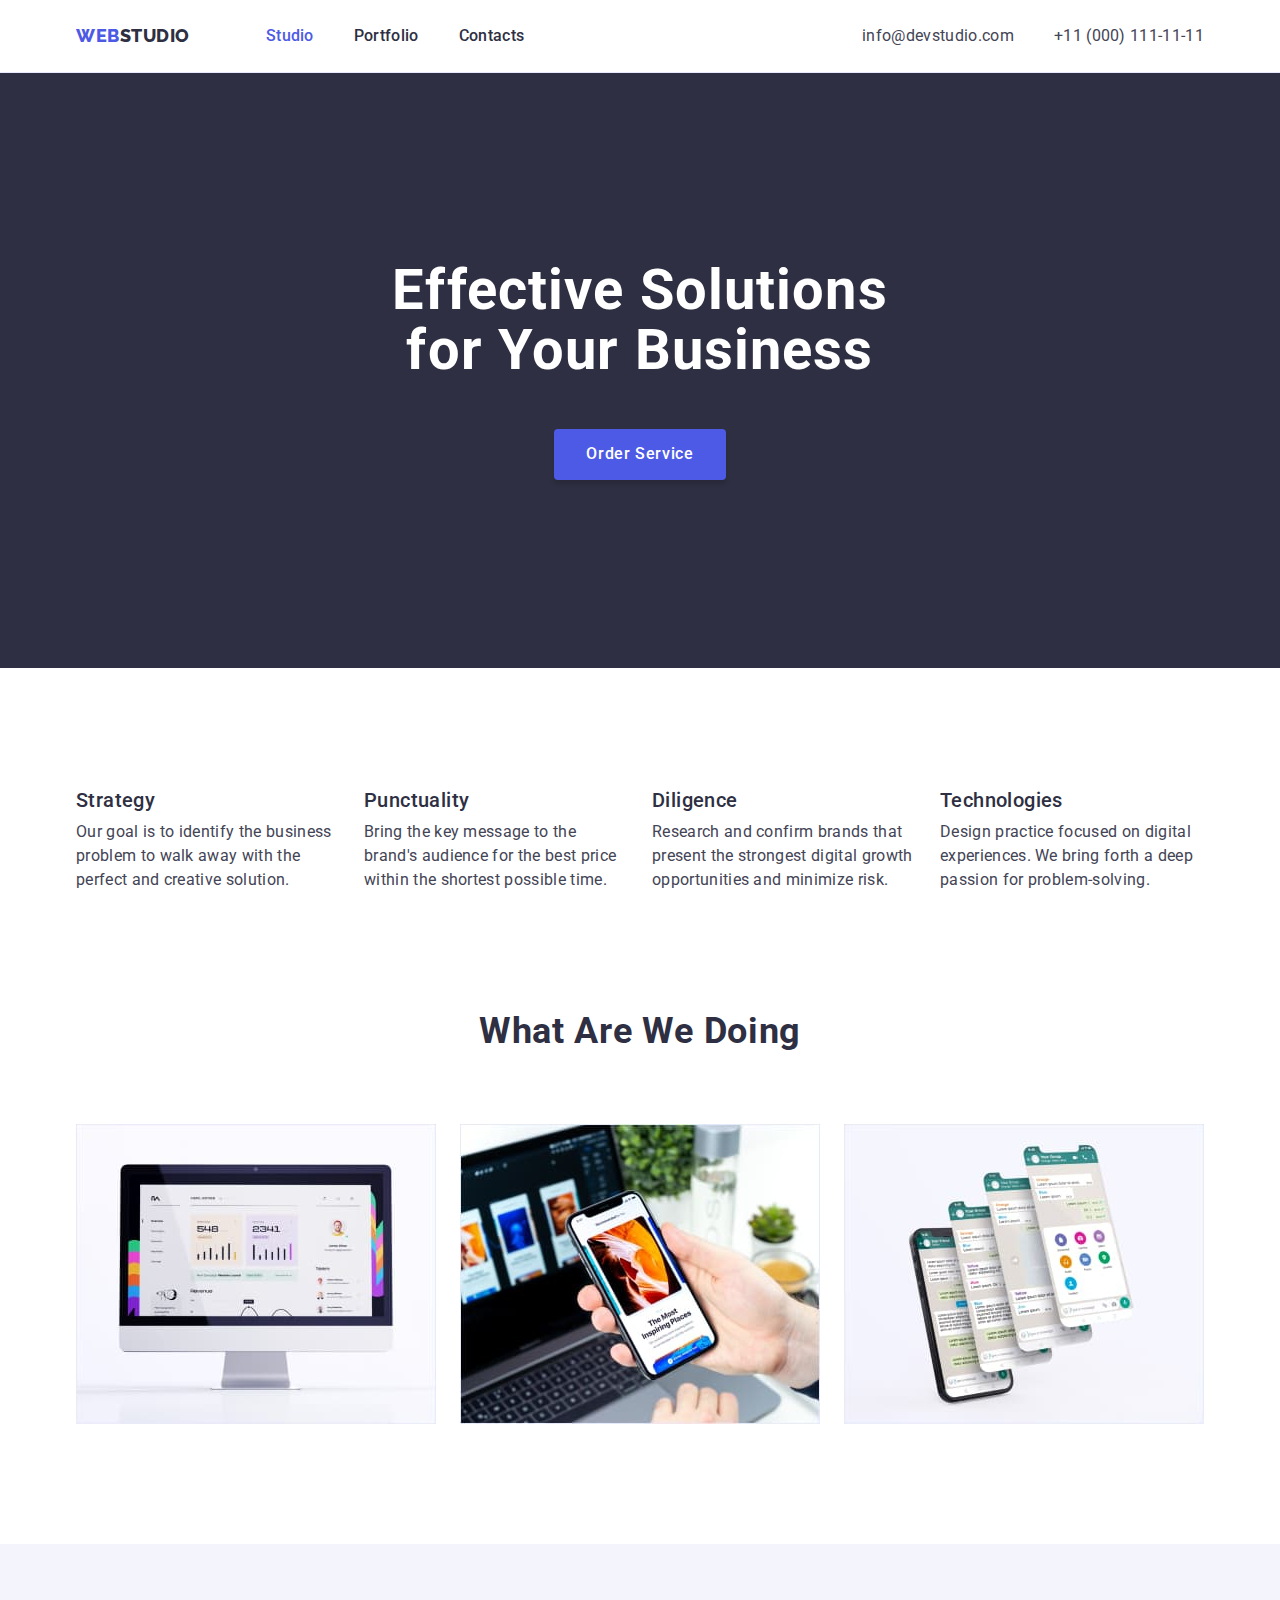
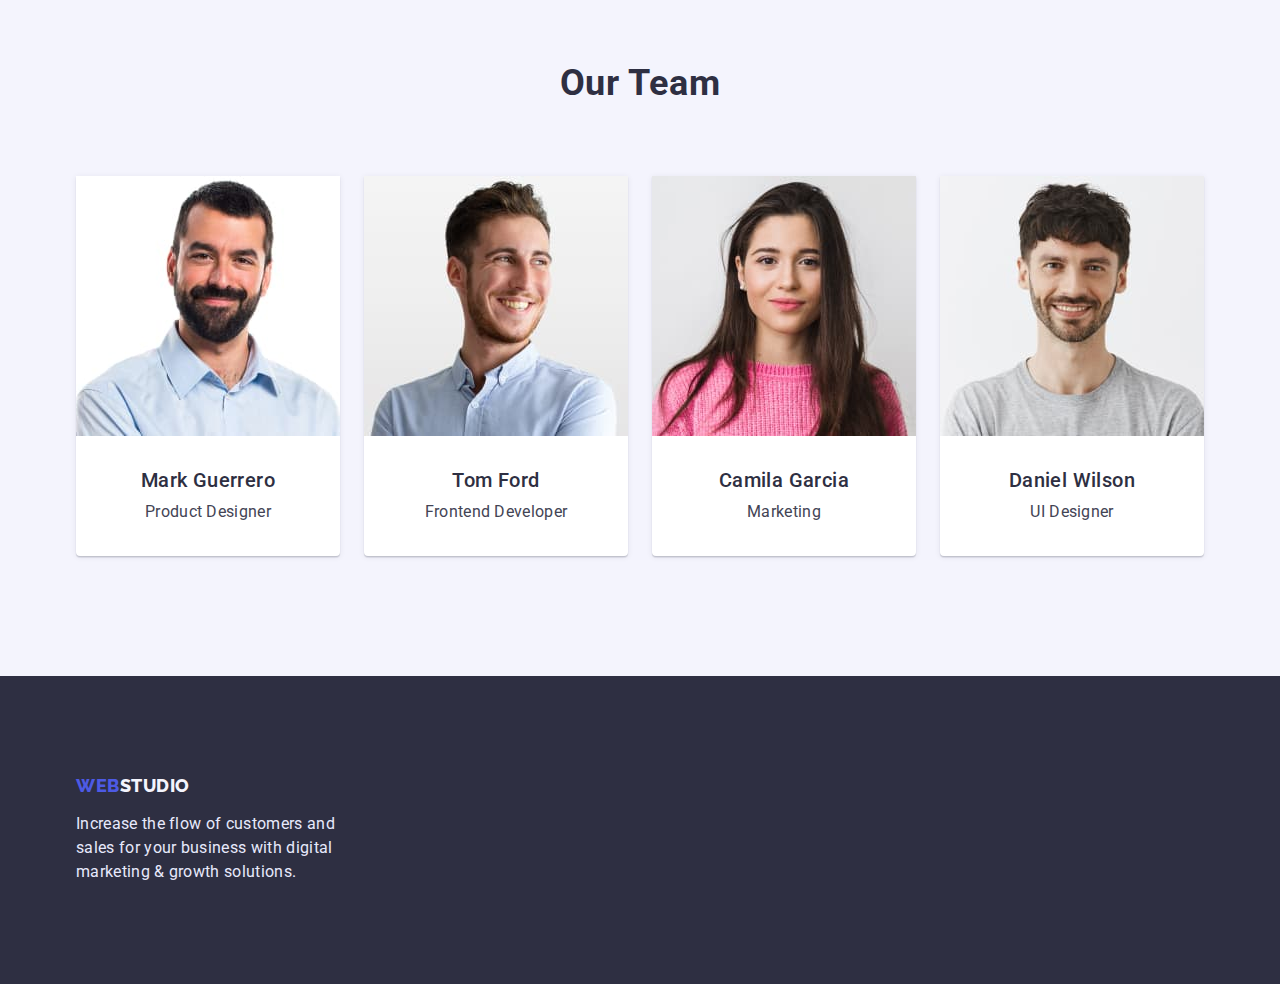
<file: index.html>
<!DOCTYPE html>
<html lang="en">
  <head>
    <meta charset="UTF-8" />
    <meta http-equiv="X-UA-Compatible" content="IE=edge" />
    <meta name="viewport" content="width=device-width, initial-scale=1.0" />
    <title>WebStudio</title>
    <link rel="preconnect" href="https://fonts.googleapis.com" />
    <link rel="preconnect" href="https://fonts.gstatic.com" crossorigin />
    <link
      href="https://fonts.googleapis.com/css2?family=Raleway:wght@800&family=Roboto:wght@400;500;700;900&display=swap"
      rel="stylesheet"
    />
    <link
      rel="stylesheet"
      href="https://cdnjs.cloudflare.com/ajax/libs/modern-normalize/1.0.0/modern-normalize.min.css"
    />
    <link rel="stylesheet" href="./css/styles.css" />
  </head>

  <body>
    <header class="header">
      <div class="container header-container">
        <nav class="header-nav">
          <a href="./index.html" class="header-logo-link"
            ><span class="header-logo-linkweb">Web</span>Studio</a
          >
          <ul class="header-list list">
            <li class="header-item item">
              <a href="./index.html" class="header-nav-link link-current"
                >Studio</a
              >
            </li>
            <li class="header-item item">
              <a href="./portfolio.html" class="header-nav-link link"
                >Portfolio</a
              >
            </li>
            <li class="header-item item">
              <a href="#" class="header-nav-link link">Contacts</a>
            </li>
          </ul>
        </nav>

        <address class="contacts">
          <ul class="contacts-list list">
            <li class="contacts-item">
              <a href="mailto:info@devstudio.com" class="contacts-link link"
                >info@devstudio.com</a
              >
            </li>
            <li class="contacts-item">
              <a href="tel:+110001111111" class="contacts-link link"
                >+11 (000) 111-11-11</a
              >
            </li>
          </ul>
        </address>
      </div>
    </header>

    <main>
      <section class="section hero">
        <div class="container hero-container">
          <h1 class="hero-title">Effective Solutions for Your Business</h1>
          <button type="button" class="hero-btn btn">Order Service</button>
        </div>
      </section>

      <section class="section features">
        <div class="container features-container">
          <h2 class="visually-hidden">Our Features</h2>
          <ul class="features-list list">
            <li class="features-item">
              <h3 class="features-item-title">Strategy</h3>
              <p class="features-item-text">
                Our goal is to identify the business problem to walk away with
                the perfect and creative solution.
              </p>
            </li>
            <li class="features-item">
              <h3 class="features-item-title">Punctuality</h3>
              <p class="features-item-text">
                Bring the key message to the brand's audience for the best price
                within the shortest possible time.
              </p>
            </li>
            <li class="features-item">
              <h3 class="features-item-title">Diligence</h3>
              <p class="features-item-text">
                Research and confirm brands that present the strongest digital
                growth opportunities and minimize risk.
              </p>
            </li>
            <li class="features-item">
              <h3 class="features-item-title">Technologies</h3>
              <p class="features-item-text">
                Design practice focused on digital experiences. We bring forth a
                deep passion for problem-solving.
              </p>
            </li>
          </ul>
        </div>
      </section>

      <section class="section about">
        <div class="container about-container">
          <h2 class="about-title">What are we doing</h2>
          <ul class="about-list list">
            <li class="about-item">
              <img
                src="./images/desktop.jpg"
                alt="Website on monitor screen"
                width="360"
              />
            </li>
            <li class="about-item">
              <img src="./images/phone.jpg" alt="Phone in hand" width="360" />
            </li>
            <li class="about-item">
              <img
                src="./images/mobile.jpg"
                alt="Messenger on the phone screen"
                width="360"
              />
            </li>
          </ul>
        </div>
      </section>

      <section class="section team">
        <div class="container team-container">
          <h2 class="team-title">Our Team</h2>
          <ul class="team-list list">
            <li class="team-item">
              <img src="./images/mark.jpg" alt="Mark Guerrero" width="264" />
              <div class="team-item-content">
                <h3 class="team-item-title">Mark Guerrero</h3>
                <p class="team-item-text">Product Designer</p>
              </div>
            </li>
            <li class="team-item">
              <img src="./images/tom.jpg" alt="Tom Ford" width="264" />
              <div class="team-item-content">
                <h3 class="team-item-title">Tom Ford</h3>
                <p class="team-item-text">Frontend Developer</p>
              </div>
            </li>
            <li class="team-item">
              <img src="./images/camila.jpg" alt="Camila Garcia" width="264" />
              <div class="team-item-content">
                <h3 class="team-item-title">Camila Garcia</h3>
                <p class="team-item-text">Marketing</p>
              </div>
            </li>
            <li class="team-item">
              <img src="./images/daniel.jpg" alt="Daniel Wilson" width="264" />
              <div class="team-item-content">
                <h3 class="team-item-title">Daniel Wilson</h3>
                <p class="team-item-text">UI Designer</p>
              </div>
            </li>
          </ul>
        </div>
      </section>
    </main>

    <footer class="footer">
      <div class="container footer-container">
        <a href="./index.html" class="footer-logo-link"
          ><span class="footer-logo-linkweb">Web</span>Studio</a
        >
        <p class="footer-text">
          Increase the flow of customers and sales for your business with
          digital marketing & growth solutions.
        </p>
      </div>
    </footer>
  </body>
</html>
</file>
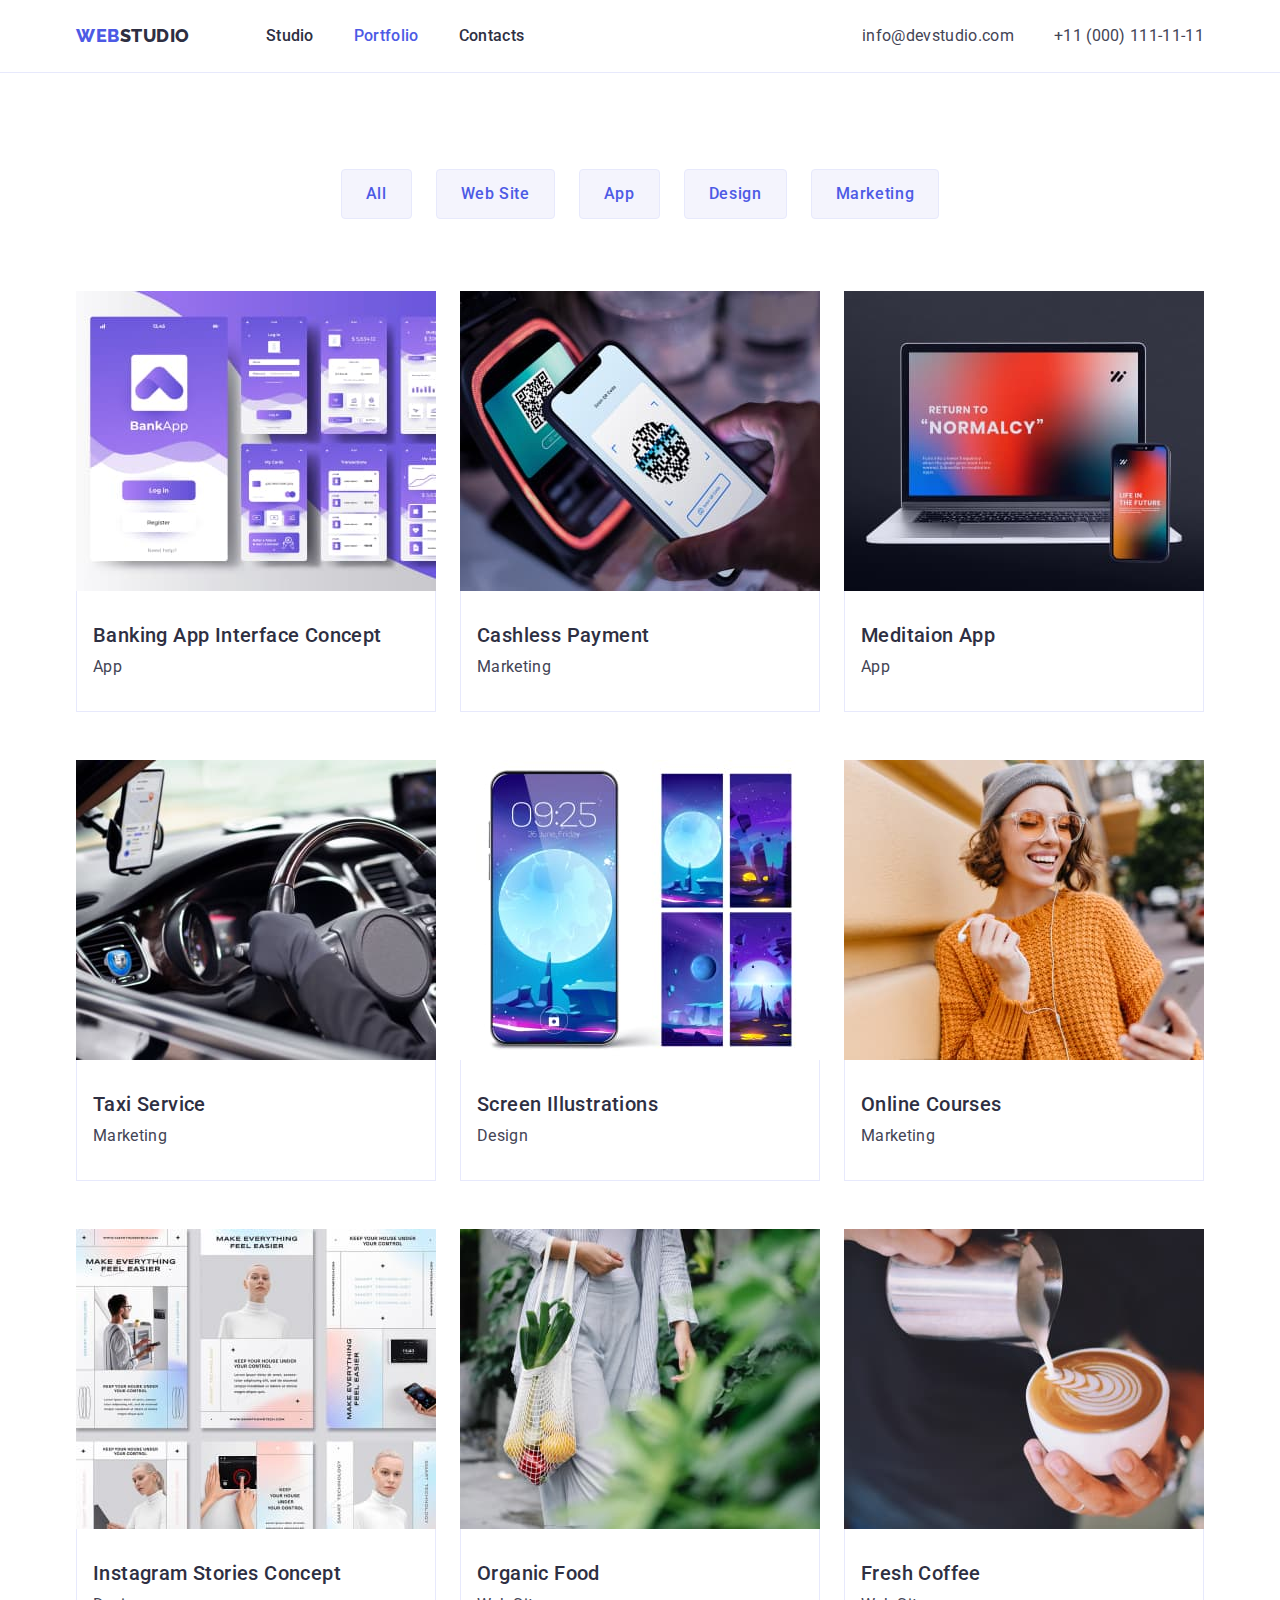
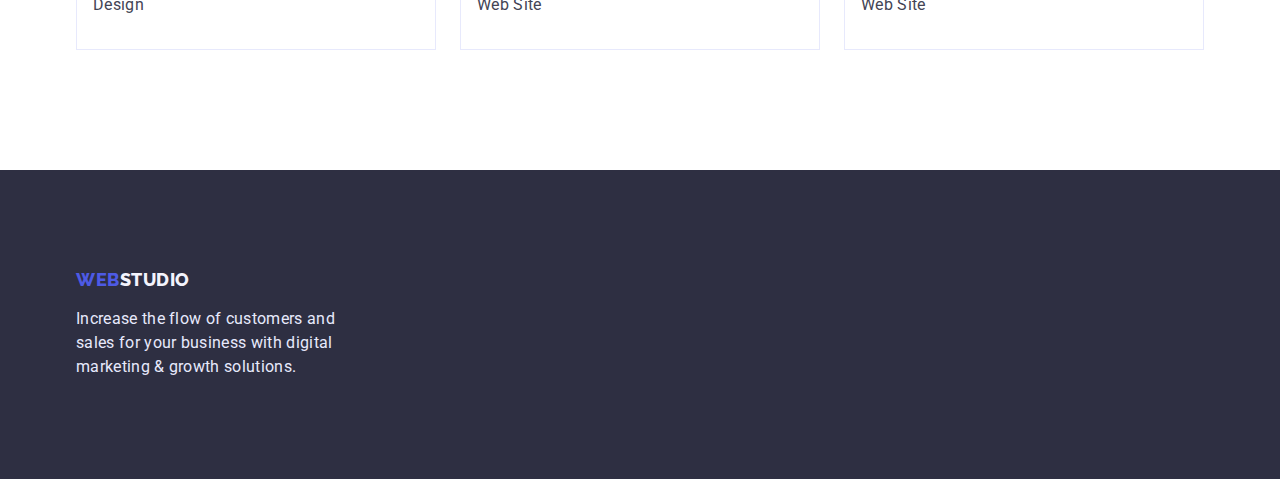
<file: portfolio.html>
<!DOCTYPE html>
<html lang="en">
  <head>
    <meta charset="UTF-8" />
    <meta http-equiv="X-UA-Compatible" content="IE=edge" />
    <meta name="viewport" content="width=device-width, initial-scale=1.0" />
    <title>WebStudio</title>
    <link rel="preconnect" href="https://fonts.googleapis.com" />
    <link rel="preconnect" href="https://fonts.gstatic.com" crossorigin />
    <link
      href="https://fonts.googleapis.com/css2?family=Raleway:wght@800&family=Roboto:wght@400;500;700;900&display=swap"
      rel="stylesheet"
    />
    <link
      rel="stylesheet"
      href="https://cdnjs.cloudflare.com/ajax/libs/modern-normalize/1.0.0/modern-normalize.min.css"
    />
    <link rel="stylesheet" href="./css/styles.css" />
  </head>
  <body>
    <header class="header">
      <div class="container header-container">
        <nav class="header-nav">
          <a href="./index.html" class="header-logo-link"
            ><span class="header-logo-linkweb">Web</span>Studio</a
          >
          <ul class="header-list list">
            <li class="header-item">
              <a href="./index.html" class="header-nav-link link">Studio</a>
            </li>
            <li class="header-item">
              <a href="./portfolio.html" class="header-nav-link link-current"
                >Portfolio</a
              >
            </li>
            <li class="header-item">
              <a href="#" class="header-nav-link link">Contacts</a>
            </li>
          </ul>
        </nav>
        <address class="contacts">
          <ul class="contacts-list list">
            <li class="contacts-item">
              <a href="mailto:info@devstudio.com" class="contacts-link link"
                >info@devstudio.com</a
              >
            </li>
            <li class="contacts-item">
              <a href="tel:+110001111111" class="contacts-link link"
                >+11 (000) 111-11-11</a
              >
            </li>
          </ul>
        </address>
      </div>
    </header>

    <main>
      <section class="section filter">
        <div class="container filter-container">
          <ul class="filter-list list">
            <li class="filter-item">
              <button type="button" class="filter-btn btn">All</button>
            </li>
            <li class="filter-item">
              <button type="button" class="filter-btn btn">Web Site</button>
            </li>
            <li class="filter-item">
              <button type="button" class="filter-btn btn">App</button>
            </li>
            <li class="filter-item">
              <button type="button" class="filter-btn btn">Design</button>
            </li>
            <li class="filter-item">
              <button type="button" class="filter-btn btn">Marketing</button>
            </li>
          </ul>

          <ul class="cadr-list list">
            <li class="card-item">
              <img
                src="./images/bankingapp.jpg"
                alt="Banking App Interface Concept"
                width="360"
              />
              <div class="card-item-content">
                <h3 class="card-item-title">Banking App Interface Concept</h3>
                <p class="card-item-text">App</p>
              </div>
            </li>
            <li class="card-item">
              <img
                src="./images/cashless.jpg"
                alt="Cashless Payment"
                width="360"
              />
              <div class="card-item-content">
                <h3 class="card-item-title">Cashless Payment</h3>
                <p class="card-item-text">Marketing</p>
              </div>
            </li>
            <li class="card-item">
              <img
                src="./images/meditaionapp.jpg"
                alt="Meditaion App"
                width="360"
              />
              <div class="card-item-content">
                <h3 class="card-item-title">Meditaion App</h3>
                <p class="card-item-text">App</p>
              </div>
            </li>
            <li class="card-item">
              <img
                src="./images/taxiservice.jpg"
                alt="Taxi Service"
                width="360"
              />
              <div class="card-item-content">
                <h3 class="card-item-title">Taxi Service</h3>
                <p class="card-item-text">Marketing</p>
              </div>
            </li>
            <li class="card-item">
              <img
                src="./images/screenillustrations.jpg"
                alt="Screen Illustrations"
                width="360"
              />
              <div class="card-item-content">
                <h3 class="card-item-title">Screen Illustrations</h3>
                <p class="card-item-text">Design</p>
              </div>
            </li>
            <li class="card-item">
              <img
                src="./images/onlinecourses.jpg"
                alt="Online Courses"
                width="360"
              />
              <div class="card-item-content">
                <h3 class="card-item-title">Online Courses</h3>
                <p class="card-item-text">Marketing</p>
              </div>
            </li>
            <li class="card-item">
              <img
                src="./images/instagram.jpg"
                alt="Instagram Stories Concept"
                width="360"
              />
              <div class="card-item-content">
                <h3 class="card-item-title">Instagram Stories Concept</h3>
                <p class="card-item-text">Design</p>
              </div>
            </li>
            <li class="card-item">
              <img
                src="./images/organicfood.jpg"
                alt="Organic Food"
                width="360"
              />
              <div class="card-item-content">
                <h3 class="card-item-title">Organic Food</h3>
                <p class="card-item-text">Web Site</p>
              </div>
            </li>
            <li class="card-item">
              <img src="./images/coffee.jpg" alt="Fresh Coffee" width="360" />
              <div class="card-item-content">
                <h3 class="card-item-title">Fresh Coffee</h3>
                <p class="card-item-text">Web Site</p>
              </div>
            </li>
          </ul>
        </div>
      </section>
    </main>

    <footer class="footer">
      <div class="container footer-container">
        <a href="./index.html" class="footer-logo-link"
          ><span class="footer-logo-linkweb">Web</span>Studio</a
        >
        <p class="footer-text">
          Increase the flow of customers and sales for your business with
          digital marketing & growth solutions.
        </p>
      </div>
    </footer>
  </body>
</html>
</file>
<file: css/styles.css>
:root {
  --primary-text-color: #2e2f42;
  --primary-title-font-weight: 500;
  --secondary-text-color: #434455;
  --logo-link-font-weight: 800;
  --logo-text-color-web: #4d5ae5;
  --logo-text-color-header: #2e2f42;
  --logo-text-color-footer: #f4f4fd;
  --nav-link-color: #2e2f42;
  --contacts-link-color: #434455;
  --link-color-accent: #4d5ae5;
  --hero-title-color: #ffffff;
  --hero-backgrnd-color: #2e2f42;
  --hero-btn-text-color: #ffffff;
  --hero-btn-backgrnd-color: #4d5ae5;
  --hero-btn-accent-color: #404bbf;
  --team-backgrnd-color: #f4f4fd;
  --team-item-backgrnd-color: #ffffff;
  --footer-text-color: #e7e9fc;
  --footer-backgrnd-color: #2e2f42;
  --filter-btn-text-color: #4d5ae5;
  --filter-btn-backgrnd-color: #f4f4fd;
  --filter-btn-accent-text-color: #ffffff;
  --filter-btn-accent-backgrnd-color: #404bbf;
}

h1,
h2,
h3,
h4,
h5,
p {
  margin: 0;
  padding: 0;
}

ul {
  margin: 0;
  padding: 0;
}

img {
  display: block;
  max-width: 100%;
  height: auto;
}

body {
  font-family: "Roboto", sans-serif;
  color: var(--primary-text-color);
}

.list {
  list-style: none;
  padding: 0;
  margin: 0;
}

.link {
  text-decoration: none;
}

.btn {
  cursor: pointer;
}

.section {
  padding-top: 120px;
  padding-bottom: 120px;
}

.container {
  max-width: 1158px;
  padding-left: 15px;
  padding-right: 15px;
  padding: 0 15px;
  margin: 0 auto;
  /* margin-left: auto;
  margin-right: auto; */
}

/*------------ HEADER ------------*/
.header {
  border-bottom: 1px solid #e7e9fc;
}

.header-container {
  display: flex;
  align-items: center;
}

.header-nav {
  display: flex;
  align-items: center;
}

.header-logo-link {
  font-family: "Raleway", sans-serif;
  font-weight: var(--logo-link-font-weight);
  font-size: 18px;
  line-height: 1.33;
  align-items: center;
  letter-spacing: 0.03em;
  text-transform: uppercase;
  text-decoration: none;
  color: var(--logo-text-color-header);
  padding-top: 24px;
  padding-bottom: 24px;
}

.header-logo-linkweb {
  color: var(--logo-text-color-web);
}

.header-list {
  display: flex;
  align-items: center;
  gap: 40px;
  margin-left: 76px;
}

.header-item {
}

.header-nav-link {
  display: block;
  font-family: "Roboto";
  font-weight: 500;
  font-size: 16px;
  line-height: 1.5;
  letter-spacing: 0.02em;
  color: var(--nav-link-color);
  padding-top: 24px;
  padding-bottom: 24px;
}

.header-nav-link.link-current {
  text-decoration: none;
  color: var(--link-color-accent);
}

.header-nav-link:hover,
.header-nav-link:focus {
  color: var(--link-color-accent);
}

.contacts {
  margin-top: 0;
  margin-bottom: 0;
  margin-left: auto;
}

.contacts-list {
  display: flex;
  align-items: center;
}

.contacts-list .contacts-item + .contacts-item {
  margin-left: 40px;
}

.contacts-item {
}

.contacts-link {
  font-family: "Roboto";
  font-style: normal;
  font-size: 16px;
  line-height: 1.5;
  letter-spacing: 0.02em;
  color: var(--contacts-link-color);
  padding-top: 24px;
  padding-bottom: 24px;
}

.contacts-link:hover,
.contacts-link:focus {
  color: var(--link-color-accent);
}

/*------------ HERO ------------*/
.hero {
  background: var(--hero-backgrnd-color);
  padding-top: 188px;
  padding-bottom: 188px;
}

.hero-container {
  display: flex;
  align-items: center;
  flex-direction: column;
}

.hero-title {
  font-size: 56px;
  line-height: 1.07;
  letter-spacing: 0.02em;
  color: var(--hero-title-color);
  max-width: 550px;
  text-align: center;
}

.hero-btn {
  display: flex;
  font-family: inherit;
  font-weight: 500;
  font-size: 16px;
  line-height: 1.18;
  letter-spacing: 0.04em;
  color: var(--hero-btn-text-color);
  background: var(--hero-btn-backgrnd-color);
  box-shadow: 0px 4px 4px rgba(0, 0, 0, 0.15);
  border-radius: 4px;
  padding: 16px 32px;
  gap: 10px;
  margin-top: 48px;
  border: 0;
  text-align: center;
}

.hero-btn:hover,
.hero-btn:focus {
  background: var(--hero-btn-accent-color);
}

/*------------ FEATURES ------------*/
.features {
}

.features-container {
}

.visually-hidden {
  position: absolute;
  white-space: nowrap;
  width: 1px;
  height: 1px;
  overflow: hidden;
  border: 0;
  padding: 0;
  clip: rect(0 0 0 0);
  clip-path: inset(50%);
  margin: -1px;
}

.features-list {
  display: flex;
  gap: 24px;
}

.features-item {
  /* width: 264px; */
  width: calc((1128 - 3 * 24px) / 4);
}

.features-item-title {
  font-weight: var(--primary-title-font-weight);
  font-size: 20px;
  line-height: 1.2;
  letter-spacing: 0.02em;
  padding-bottom: 8px;
  width: 264px;
}

.features-item-text {
  font-size: 16px;
  line-height: 1.5;
  letter-spacing: 0.02em;
  color: var(--secondary-text-color);
  width: 264px;
}

/*------------ ABOUT ------------*/
.about {
  padding-top: 0;
}

.about-container {
}

.about-title {
  font-size: 36px;
  line-height: 1.11;
  letter-spacing: 0.02em;
  text-transform: capitalize;
  text-align: center;
}

.about-list {
  display: flex;
  margin-top: 72px;
  gap: 24px;
}

.about-item {
  /* width: 360px; */
  width: calc((1128 - 2 * 24px) / 3);
}

/*------------ TEAM ------------*/
.team {
  background: var(--team-backgrnd-color);
}

.team-container {
}

.team-title {
  font-size: 36px;
  line-height: 1.11;
  letter-spacing: 0.02em;
  text-transform: capitalize;
  text-align: center;
}

.team-list {
  display: flex;
  background-color: #f4f4fd;
  gap: 24px;
  margin-top: 72px;
}

.team-item {
  background: var(--team-item-backgrnd-color);
  box-shadow: 0px 1px 6px rgba(46, 47, 66, 0.08),
    0px 1px 1px rgba(46, 47, 66, 0.16), 0px 2px 1px rgba(46, 47, 66, 0.08);
  border-radius: 0px 0px 4px 4px;
  text-align: center;
  /* width: 264px; */
  width: calc((1128 - 3 * 24px) / 4);
}

.team-item-content {
  padding: 32px 16px;
}

.team-item-title {
  font-weight: var(--primary-title-font-weight);
  font-size: 20px;
  line-height: 1.2;
  letter-spacing: 0.02em;
}

.team-item-text {
  font-size: 16px;
  line-height: 1.5;
  letter-spacing: 0.02em;
  color: var(--secondary-text-color);
  margin-top: 8px;
}

/*------------ FOOTER ------------*/
.footer {
  background: var(--footer-backgrnd-color);
  padding-top: 100px;
  padding-bottom: 100px;
}

.footer-container {
}

.footer-logo-link {
  display: block;
  font-family: "Raleway", sans-serif;
  font-weight: var(--logo-link-font-weight);
  font-size: 18px;
  line-height: 1.16;
  align-items: center;
  letter-spacing: 0.03em;
  text-transform: uppercase;
  text-decoration: none;
  color: var(--logo-text-color-footer);
}

.footer-logo-linkweb {
  color: var(--logo-text-color-web);
}

.footer-text {
  display: block;
  font-size: 16px;
  line-height: 1.5;
  letter-spacing: 0.02em;
  color: var(--footer-text-color);
  margin-top: 16px;
  width: 264px;
}

/*------------ FILTER ------------*/
.filter {
  padding-top: 96px;
}

.filter-container {
}

.filter-list {
  display: flex;
  gap: 24px;
  justify-content: center;
  margin-bottom: 72px;
}

.filter-item {
  align-items: center;
}

.filter-btn {
  background: var(--filter-btn-backgrnd-color);
  border: 1px solid #e7e9fc;
  border-radius: 4px;
  font-family: "Roboto";
  font-style: normal;
  font-weight: 500;
  font-size: 16px;
  line-height: 1.5;
  align-items: center;
  text-align: center;
  letter-spacing: 0.04em;
  color: var(--filter-btn-text-color);
  padding: 12px 24px;
}

.filter-btn:hover,
.filter-btn:focus {
  background: var(--filter-btn-accent-backgrnd-color);
  color: var(--filter-btn-accent-text-color);
}

.filter-container-card {
}

.cadr-list {
  display: flex;
  flex-wrap: wrap;
}

.card-item {
  /* width: 360px; */
  width: calc((100% - 2 * 24px) / 3);
  margin-right: 24px;
  margin-bottom: 48px;
}

.card-item:nth-child(3n) {
  margin-right: 0;
}

.card-item:nth-last-child(-n + 3) {
  margin-bottom: 0;
}

.card-item-content {
  width: 360px;
  border: 1px solid #e7e9fc;
  border-top: none;
  padding-left: 16px;
  padding-top: 32px;
  padding-bottom: 32px;
}

.card-item-title {
  font-weight: var(--primary-title-font-weight);
  font-size: 20px;
  line-height: 1.2;
  letter-spacing: 0.02em;
}

.card-item-text {
  font-size: 16px;
  line-height: 1.5;
  letter-spacing: 0.02em;
  color: var(--secondary-text-color);
  margin-top: 8px;
}
</file>
